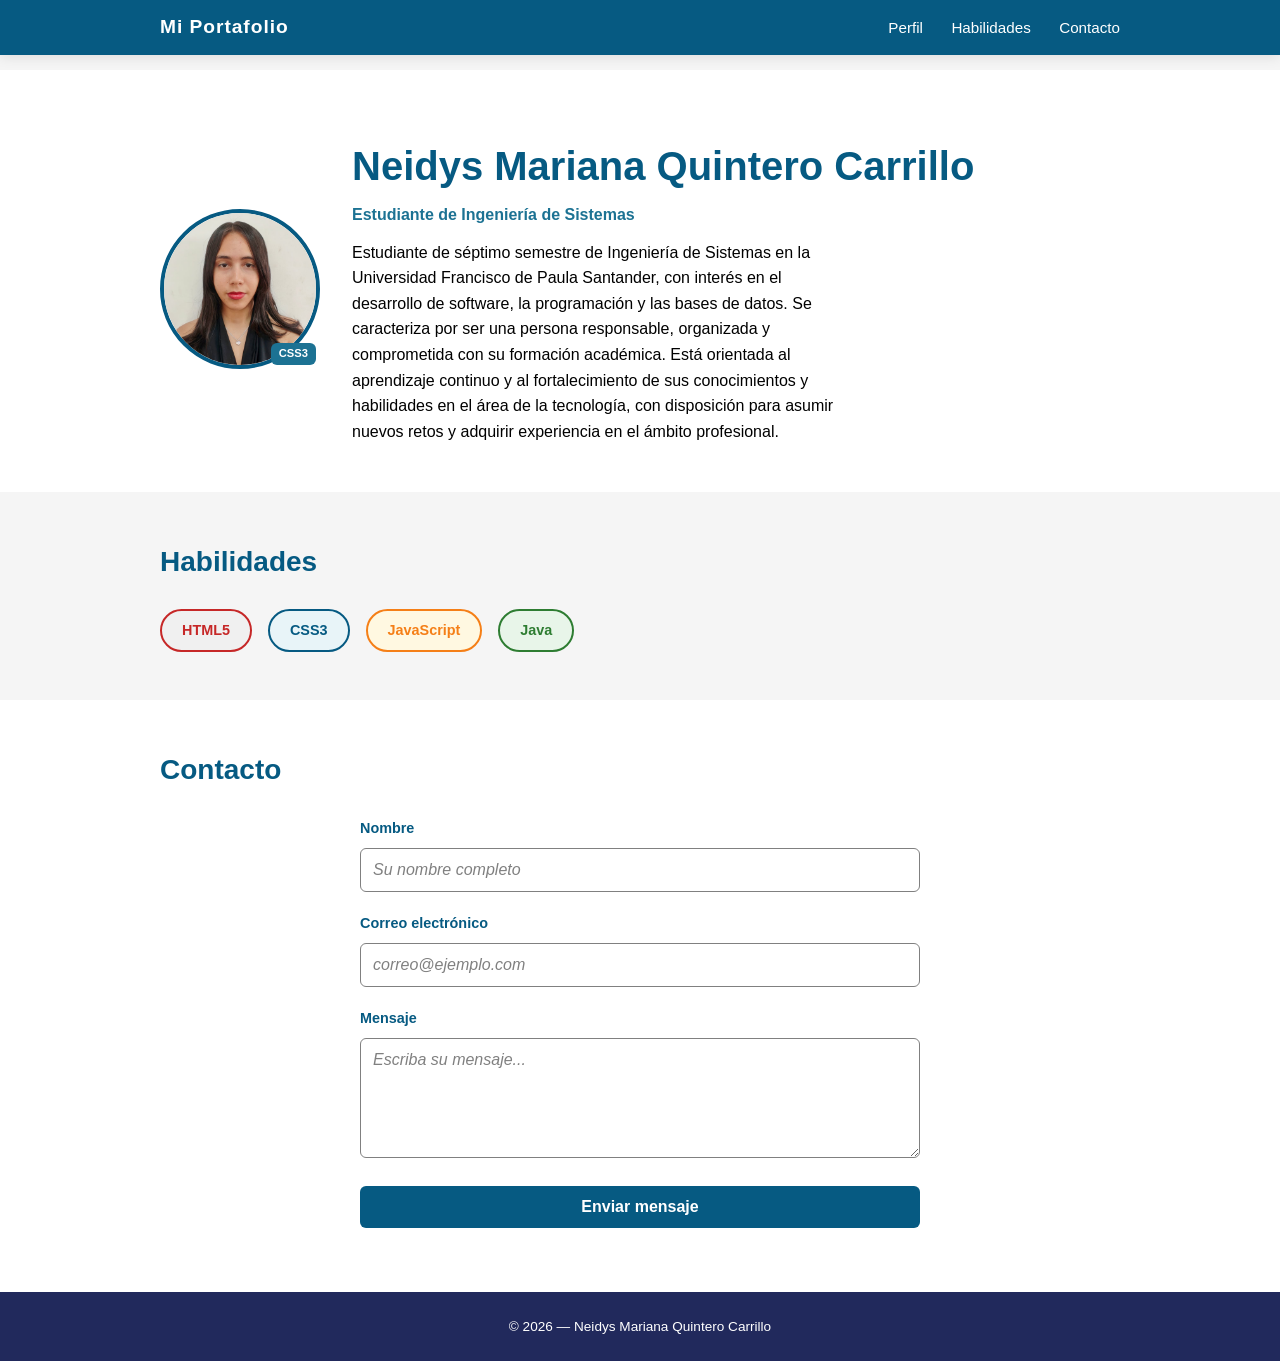
<file: parte-1-perfil-css3/index.html>
<!DOCTYPE html>
<html lang="es">
<head>
  <meta charset="UTF-8">
  <meta name="viewport" content="width=device-width, initial-scale=1.0">
  <title>Perfil — Neidys Mariana Quintero Carrillo</title>
  <link rel="stylesheet" href="css/estilos.css">
</head>
<body>
  <header class="site-header">
    <div class="header-inner">
      <span class="logo">Mi Portafolio</span>
      <nav class="main-nav">
        <a href="#perfil">Perfil</a>
        <a href="#habilidades">Habilidades</a>
        <a href="#contacto">Contacto</a>
      </nav>
    </div>
  </header>

  <main>
    <section id="perfil" class="profile-section">
      <div class="profile-card">
        <div class="avatar-wrapper">
          <img src="img/perfil.jpeg" alt="Foto de perfil" class="avatar">
          <span class="badge">CSS3</span>
        </div>
        <div class="profile-info">
          <h1 class="profile-name">Neidys Mariana Quintero Carrillo</h1>
          <p class="profile-title">Estudiante de Ingeniería de Sistemas</p>
          <p class="profile-bio"> Estudiante de séptimo semestre de Ingeniería de Sistemas en la Universidad Francisco de Paula Santander, con interés en el desarrollo de software, la programación y las bases de datos. Se caracteriza por ser una persona responsable, organizada y comprometida con su formación académica. Está orientada al aprendizaje continuo y al fortalecimiento de sus conocimientos y habilidades en el área de la tecnología, con disposición para asumir nuevos retos y adquirir experiencia en el ámbito profesional.</p>
        </div>
      </div>
    </section>

    <section id="habilidades" class="skills-section">
      <h2 class="section-title">Habilidades</h2>
      <ul class="skills-list">
        <li class="skill-item skill-item--html">HTML5</li>
        <li class="skill-item skill-item--css">CSS3</li>
        <li class="skill-item skill-item--js">JavaScript</li>
        <li class="skill-item skill-item--java">Java</li>
      </ul>
    </section>

    <section id="contacto" class="contact-section">
      <h2 class="section-title">Contacto</h2>
      <form class="contact-form" novalidate>
        <div class="form-group">
          <label for="nombre">Nombre</label>
          <input type="text" id="nombre" name="nombre" placeholder="Su nombre completo" required>
        </div>
        <div class="form-group">
          <label for="email">Correo electrónico</label>
          <input type="email" id="email" name="email" placeholder="correo@ejemplo.com" required>
        </div>
        <div class="form-group">
          <label for="mensaje">Mensaje</label>
          <textarea id="mensaje" name="mensaje" rows="5" placeholder="Escriba su mensaje..." required></textarea>
        </div>
        <button type="submit" class="btn-primary">Enviar mensaje</button>
      </form>
    </section>
  </main>

  <footer class="site-footer">
    <p>&copy; 2026 — Neidys Mariana Quintero Carrillo</p>
  </footer>
</body>
</html>
</file>
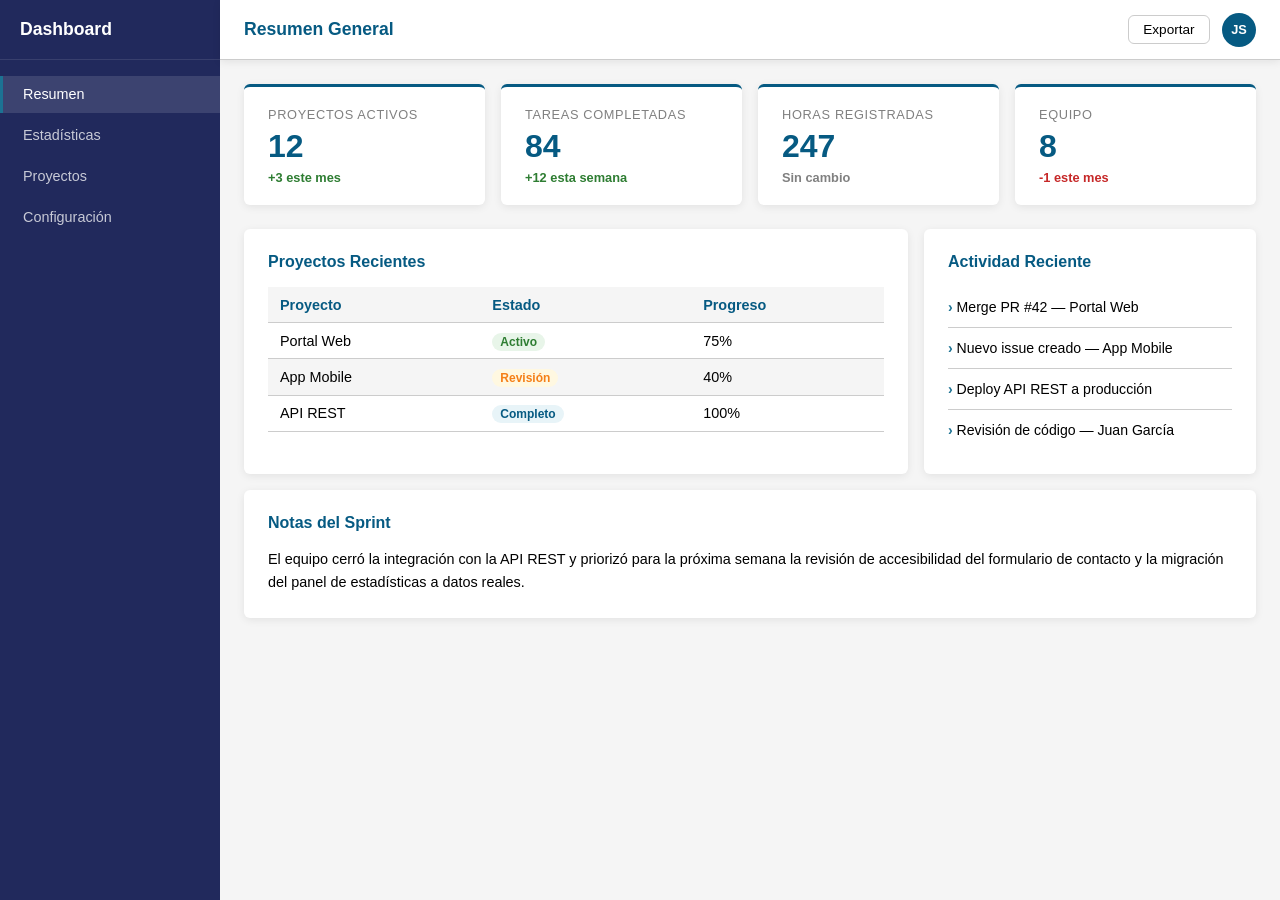
<file: parte-2-dashboard-grid/index.html>
<!DOCTYPE html>
<html lang="es">
<head>
  <meta charset="UTF-8">
  <meta name="viewport" content="width=device-width, initial-scale=1.0">
  <title>Dashboard CSS3</title>
  <link rel="stylesheet" href="css/dashboard.css">
</head>
<body>
  <div class="app-layout">

    <aside class="sidebar">
      <div class="sidebar__brand">Dashboard</div>
      <nav class="sidebar__nav">
        <a href="#" class="nav-link nav-link--active">Resumen</a>
        <a href="#" class="nav-link">Estadísticas</a>
        <a href="#" class="nav-link">Proyectos</a>
        <a href="#" class="nav-link">Configuración</a>
      </nav>
    </aside>

    <header class="topbar">
      <h1 class="topbar__title">Resumen General</h1>
      <div class="topbar__actions">
        <button class="btn-icon">Exportar</button>
        <div class="avatar-mini">JS</div>
      </div>
    </header>

    <main class="dashboard-main">

      <!-- Fila 1: Stats cards -->
      <section class="stats-row">
        <div class="stat-card">
          <span class="stat-card__label">Proyectos Activos</span>
          <span class="stat-card__value">12</span>
          <span class="stat-card__trend trend--up">+3 este mes</span>
        </div>
        <div class="stat-card">
          <span class="stat-card__label">Tareas Completadas</span>
          <span class="stat-card__value">84</span>
          <span class="stat-card__trend trend--up">+12 esta semana</span>
        </div>
        <div class="stat-card">
          <span class="stat-card__label">Horas Registradas</span>
          <span class="stat-card__value">247</span>
          <span class="stat-card__trend trend--neutral">Sin cambio</span>
        </div>
        <div class="stat-card">
          <span class="stat-card__label">Equipo</span>
          <span class="stat-card__value">8</span>
          <span class="stat-card__trend trend--down">-1 este mes</span>
        </div>
      </section>

      <!-- Fila 2: Panel principal + panel lateral -->
      <section class="content-row">
        <div class="card card--main">
          <h2 class="card__title">Proyectos Recientes</h2>
          <table class="project-table">
            <thead><tr><th>Proyecto</th><th>Estado</th><th>Progreso</th></tr></thead>
            <tbody>
              <tr><td>Portal Web</td><td><span class="badge badge--active">Activo</span></td><td>75%</td></tr>
              <tr><td>App Mobile</td><td><span class="badge badge--review">Revisión</span></td><td>40%</td></tr>
              <tr><td>API REST</td><td><span class="badge badge--done">Completo</span></td><td>100%</td></tr>
            </tbody>
          </table>
        </div>
        <div class="card card--side">
          <h2 class="card__title">Actividad Reciente</h2>
          <ul class="activity-list">
            <li class="activity-item">Merge PR #42 — Portal Web</li>
            <li class="activity-item">Nuevo issue creado — App Mobile</li>
            <li class="activity-item">Deploy API REST a producción</li>
            <li class="activity-item">Revisión de código — Juan García</li>
          </ul>
        </div>

        <!-- Tercer panel: ocupa el ancho completo mediante colocación
             explícita de Grid (grid-column), no mediante un area nueva -->
        <div class="card card--notes">
          <h2 class="card__title">Notas del Sprint</h2>
          <p class="notes-text">
            El equipo cerró la integración con la API REST y priorizó para la
            próxima semana la revisión de accesibilidad del formulario de
            contacto y la migración del panel de estadísticas a datos reales.
          </p>
        </div>
      </section>

    </main>
  </div>
</body>
</html>
</file>
<file: parte-1-perfil-css3/css/estilos.css>
/* ── Reset global ── */
*, *::before, *::after { box-sizing: border-box; margin: 0; padding: 0; }

/* ── Variables CSS (Custom Properties) ── */
:root {
  --color-primary   : #065A82;
  --color-secondary : #1C7293;
  --color-dark      : #21295C;
  --color-text      : #000000;
  --color-grey      : #808080;
  --color-highlight : #E8F4F8;
  --color-bg        : #F5F5F5;
  --color-white     : #FFFFFF;
  --font-base       : "Arial", Helvetica, sans-serif;
  --radius          : 6px;
  --shadow          : 0 2px 12px rgba(0,0,0,0.1);
  --color-error: #C62828;

  /* Escala de espaciado — usar SIEMPRE una de estas en vez de un rem suelto */
  --space-3xs : 0.25rem;
  --space-2xs : 0.5rem;
  --space-xs  : 0.75rem;
  --space-sm  : 1rem;
  --space-md  : 1.25rem;
  --space-lg  : 1.5rem;
  --space-xl  : 2rem;
  --space-2xl : 3rem;
  --space-3xl : 4rem;
}
/* ── Estado de validación: Estrategia A ──*/
input:invalid:not(:placeholder-shown) {
  border-color: var(--color-error);
}
/* ── Base documento ── */
html { font-size: 16px; scroll-behavior: smooth; }
body {
  font-family : var(--font-base);
  font-size   : 1rem;
  line-height : 1.6;
  color       : var(--color-text);
  background  : var(--color-bg);
}

/* ── Contenedor centrado ── */
.container { max-width: 960px; width: 90%; margin: 0 auto; }

/* ── Header fijo ── */
.site-header {
  position    : fixed;
  top         : 0;
  left        : 0;
  width       : 100%;
  background  : var(--color-primary);
  z-index     : 100;
  box-shadow  : var(--shadow);
}

.header-inner {
  max-width       : 960px;
  width           : 90%;
  margin          : 0 auto;
  padding         : var(--space-xs) 0;   /* 0.8rem normalizado a --space-xs (0.75rem) */
  display         : flex;        /* se retomará en profundidad en la Parte 2 */
  justify-content : space-between;
  align-items     : center;
}

.logo {
  color       : var(--color-white);
  font-size   : 1.2rem;
  font-weight : 700;
  letter-spacing: 0.05em;
}

.main-nav a {
  color           : var(--color-white);
  text-decoration : none;
  margin-left     : var(--space-lg);
  font-size       : 0.95rem;
  transition      : opacity 0.2s;
}
.main-nav a:hover { opacity: 0.75; }

/* Compensar header fijo: el contenido no queda tapado */
main { padding-top: 70px; }

/* ── Sección perfil ── */
.profile-section {
  padding    : var(--space-3xl) 0 var(--space-2xl);
  background : var(--color-white);
}

.profile-card {
  max-width  : 960px;
  width      : 90%;
  margin     : 0 auto;
  display    : flex;
  gap        : var(--space-xl);     /* 2.5rem normalizado a --space-xl (2rem) */
  align-items: center;
}

/* Contexto de posicionamiento para el badge */
.avatar-wrapper {
  position   : relative;         /* establece contexto de posicionamiento */
  /* Se eligió position: relative en .avatar-wrapper (en vez de aplicar
     absolute directamente sobre .profile-card) para que el contexto de
     posicionamiento del badge quede acotado al avatar mismo: así el badge
     se mueve junto con el avatar si la tarjeta cambia de layout, sin
     depender de la posición de otros elementos hermanos como el texto. */
  flex-shrink: 0;
}

.avatar {
  width         : 160px;
  height        : 160px;
  border-radius : 50%;
  object-fit    : cover;
  border        : 4px solid var(--color-primary);
  display       : block;
}

/* Badge posicionado absolutamente respecto a .avatar-wrapper */
.badge {
  position    : absolute;
  bottom      : 4px;
  right       : 4px;
  background  : var(--color-secondary);
  color       : var(--color-white);
  font-size   : 0.7rem;
  font-weight : 700;
  padding     : 2px 8px;
  border-radius: var(--radius);
}

/* Tipografía fluida: crece entre 1.5rem y 2.5rem según el ancho de viewport.
   Se prefiere clamp() sobre fijar 2rem y ajustar con @media porque evita
   el salto brusco de tamaño en el breakpoint y elimina una regla @media
   completa solo para este valor. */
.profile-name  { font-size: clamp(1.5rem, 1rem + 2vw, 2.5rem); color: var(--color-primary); margin-bottom: var(--space-3xs); }
.profile-title { color: var(--color-secondary); font-weight: 700; margin-bottom: var(--space-xs); }
.profile-bio   { color: var(--color-text); max-width: 55ch; }

.skills-section {
  padding    : var(--space-2xl) 0;
  background : var(--color-bg);
}

/* Selector descendente: .section-title dentro de cualquier sección */
.skills-section .section-title,
.contact-section .section-title {
  font-size     : 1.75rem;
  color         : var(--color-primary);
  margin-bottom : var(--space-lg);
  max-width     : 960px;
  width         : 90%;
  margin-left   : auto;
  margin-right  : auto;
}

.skills-list {
  list-style    : none;
  display       : flex;
  gap           : var(--space-sm);
  flex-wrap     : wrap;
  max-width     : 960px;
  width         : 90%;
  margin        : 0 auto;
}

/* Estilos base para todos los skill items.
   Se eligió el combinador de hijo directo (>) en vez del selector
   descendente (.skills-list .skill-item) a propósito: si en el futuro se
   agrupan skills en sub-listas (por ejemplo, "Frontend" / "Backend"), el
   hijo directo solo afecta a los <li> pegados a .skills-list y no a los de
   esas sub-listas anidadas, mientras que el descendente los afectaría a
   todos por igual. */
.skills-list > .skill-item {       /* selector hijo directo */
  padding       : var(--space-2xs) var(--space-md);
  border-radius : 2rem;
  font-weight   : 700;
  font-size     : 0.9rem;
  cursor        : default;
  transition    : transform 0.15s ease;
}
.skills-list > .skill-item:hover { transform: translateY(-2px); }

/* Modificadores BEM: color por habilidad */
.skill-item--html  { background: #F0F0F0; color: #C62828; border: 2px solid #C62828; }
.skill-item--css   { background: #E8F4F8; color: #065A82; border: 2px solid #065A82; }
.skill-item--js    { background: #FFF8E1; color: #F57F17; border: 2px solid #F57F17; }
.skill-item--java  { background: #E8F5E9; color: #2E7D32; border: 2px solid #2E7D32; }

.contact-section {
  padding    : var(--space-2xl) 0 var(--space-3xl);
  background : var(--color-white);
}

.contact-form {
  max-width : 560px;
  width     : 90%;
  margin    : 0 auto;
}

.form-group { margin-bottom: var(--space-md); }

.form-group label {
  display       : block;
  font-weight   : 700;
  font-size     : 0.9rem;
  color         : var(--color-primary);
  margin-bottom : var(--space-2xs);   /* 0.4rem normalizado a --space-2xs (0.5rem) */
}

/* Selector de atributo: solo inputs de texto y email */
input[type="text"],
input[type="email"],
textarea {
  width           : 100%;
  padding         : var(--space-xs);   /* 0.6rem/0.8rem normalizados a --space-xs (0.75rem) en ambos ejes */
  border          : 1px solid var(--color-grey);
  border-radius   : var(--radius);
  font-family     : inherit;
  font-size       : 1rem;
  color           : var(--color-text);
  background      : var(--color-white);
  transition      : border-color 0.2s, box-shadow 0.2s;
}

/* Pseudo-clase :focus para accesibilidad */
input:focus, textarea:focus {
  outline    : none;
  border-color: var(--color-primary);
  box-shadow : 0 0 0 3px rgba(6, 90, 130, 0.2);
}

/* Pseudo-elemento ::placeholder */
::placeholder { color: var(--color-grey); font-style: italic; }

textarea { resize: vertical; min-height: 120px; }

.btn-primary {
  display         : block;
  width           : 100%;
  padding         : var(--space-xs);
  background      : var(--color-primary);
  color           : var(--color-white);
  border          : none;
  border-radius   : var(--radius);
  font-size       : 1rem;
  font-weight     : 700;
  cursor          : pointer;
  transition      : background-color 0.2s, transform 0.1s;
}
.btn-primary:hover  { background: var(--color-secondary); }
.btn-primary:active { transform: scale(0.98); }

.site-footer {
  text-align : center;
  padding    : var(--space-lg);
  background : var(--color-dark);
  color      : var(--color-white);
  font-size  : 0.85rem;
}
</file>
<file: parte-2-dashboard-grid/css/dashboard.css>
/* ── Reset y variables ── */
*, *::before, *::after { box-sizing: border-box; margin: 0; padding: 0; }
:root {
  --sidebar-w  : 220px;
  --topbar-h   : 60px;
  --primary    : #065A82;
  --secondary  : #1C7293;
  --dark       : #21295C;
  --bg         : #F5F5F5;
  --white      : #FFFFFF;
  --text       : #000000;
  --grey       : #808080;
  --border     : #CCCCCC;
  --radius     : 6px;
  --shadow     : 0 2px 8px rgba(0,0,0,0.08);
}
html, body { height: 100%; font-family: Arial, Helvetica, sans-serif; }
body { background: var(--bg); color: var(--text); font-size: 16px; }

/* ── Grid principal de la aplicación ── */
.app-layout {
  display              : grid;
  min-height           : 100vh;
  grid-template-columns: var(--sidebar-w) 1fr;
  grid-template-rows   : var(--topbar-h) 1fr;
  grid-template-areas  :
    "sidebar topbar"
    "sidebar main";
}

.sidebar         { grid-area: sidebar; }
.topbar          { grid-area: topbar;  }
.dashboard-main  { grid-area: main;    }

.sidebar {
  background     : var(--dark);
  display        : flex;
  flex-direction : column;
  padding        : 0;
  overflow-y     : auto;
}

.sidebar__brand {
  padding     : 0 1.25rem;
  height      : var(--topbar-h);
  display     : flex;
  align-items : center;
  font-size   : 1.1rem;
  font-weight : 700;
  color       : var(--white);
  border-bottom: 1px solid rgba(255,255,255,0.1);
  flex-shrink : 0;
}

.sidebar__nav {
  display        : flex;
  flex-direction : column;
  padding        : 1rem 0;
  gap            : 0.25rem;
}

.nav-link {
  display         : block;
  padding         : 0.65rem 1.25rem;
  color           : rgba(255,255,255,0.75);
  text-decoration : none;
  font-size       : 0.9rem;
  transition      : background 0.15s, color 0.15s;
  border-left     : 3px solid transparent;
}
.nav-link:hover        { background: rgba(255,255,255,0.08); color: var(--white); }
.nav-link--active      { background: rgba(255,255,255,0.12); color: var(--white); border-left-color: var(--secondary); }

.topbar {
  background      : var(--white);
  border-bottom   : 1px solid var(--border);
  display         : flex;
  align-items     : center;
  justify-content : space-between;
  padding         : 0 1.5rem;
  box-shadow      : var(--shadow);
}

.topbar__title { font-size: 1.1rem; font-weight: 700; color: var(--primary); }

.topbar__actions {
  display     : flex;
  align-items : center;
  gap         : 0.75rem;
}

.btn-icon {
  padding         : 0.4rem 0.9rem;
  border          : 1px solid var(--border);
  border-radius   : var(--radius);
  background      : var(--white);
  cursor          : pointer;
  font-size       : 0.85rem;
  transition      : background 0.15s;
}
.btn-icon:hover { background: var(--bg); }

.avatar-mini {
  width           : 34px;
  height          : 34px;
  border-radius   : 50%;
  background      : var(--primary);
  color           : var(--white);
  display         : flex;
  align-items     : center;
  justify-content : center;
  font-size       : 0.8rem;
  font-weight     : 700;
}

.dashboard-main {
  padding    : 1.5rem;
  overflow-y : auto;
}

/* Grid responsivo: 4 cols en escritorio, menos en pantallas más pequeñas */
.stats-row {
  display               : grid;
  grid-template-columns : repeat(auto-fill, minmax(200px, 1fr));
  gap                   : 1rem;
  margin-bottom         : 1.5rem;
}

.stat-card {
  background    : var(--white);
  border-radius : var(--radius);
  padding       : 1.25rem 1.5rem;
  box-shadow    : var(--shadow);
  display       : flex;
  flex-direction: column;
  gap           : 0.5rem;
  border-top    : 3px solid var(--primary);
}

.stat-card__label { font-size: 0.8rem; color: var(--grey); text-transform: uppercase; letter-spacing: 0.05em; }
.stat-card__value { font-size: 2rem; font-weight: 700; color: var(--primary); line-height: 1; }
.stat-card__trend { font-size: 0.8rem; font-weight: 700; }
.trend--up      { color: #2E7D32; }
.trend--down    { color: #C62828; }
.trend--neutral { color: var(--grey); }

.content-row {
  display               : grid;
  grid-template-columns : 2fr 1fr;
  gap                   : 1rem;
}

.card {
  background    : var(--white);
  border-radius : var(--radius);
  padding       : 1.5rem;
  box-shadow    : var(--shadow);
}
.card__title { font-size: 1rem; font-weight: 700; color: var(--primary); margin-bottom: 1rem; }

/* Colocación explícita: de la línea 1 a la línea -1 (la última línea del
   grid, sea cual sea el número de columnas) → ocupa TODAS las columnas de
   .content-row en lugar de caer en una sola celda por auto-placement. Al
   ocupar todas las columnas, el navegador coloca la tarjeta automáticamente
   en la fila siguiente, debajo de .card--main y .card--side, sin necesidad
   de declarar grid-row. Se usa -1 en vez de un número fijo (por ejemplo,
   1 / 3) a propósito: en el Paso 7, .content-row pasa a una sola columna en
   el breakpoint elegido, y 1 / -1 sigue ocupando el ancho completo sin
   crear una columna implícita adicional que provocaría scroll horizontal. */
.card--notes { grid-column: 1 / -1; }
.notes-text  { font-size: 0.9rem; color: var(--text); line-height: 1.6; }

/* Tabla de proyectos */
.project-table { width: 100%; border-collapse: collapse; font-size: 0.9rem; }
.project-table th, .project-table td { padding: 0.6rem 0.75rem; text-align: left; border-bottom: 1px solid var(--border); }
.project-table thead th { font-weight: 700; color: var(--primary); background: var(--bg); }
/* Franjas zebra con :nth-child — declarada antes de :hover para que el
   hover, con la misma especificidad pero declarado después, siga ganando
   sobre cualquier fila, sea par o impar */
.project-table tbody tr:nth-child(even) { background: var(--bg); }
.project-table tbody tr:hover { background: #F0F7FA; }

/* Badges de estado */
.badge { padding: 2px 8px; border-radius: 2rem; font-size: 0.75rem; font-weight: 700; }
.badge--active { background: #E8F5E9; color: #2E7D32; }
.badge--review { background: #FFF8E1; color: #F57F17; }
.badge--done   { background: #E8F4F8; color: #065A82; }

/* Lista de actividad */
.activity-list { list-style: none; display: flex; flex-direction: column; gap: 0; }
.activity-item {
  padding     : 0.75rem 0;
  border-bottom: 1px solid var(--border);
  font-size   : 0.88rem;
  color       : var(--text);
}
.activity-item:last-child { border-bottom: none; }
.activity-item::before { content: "› "; color: var(--secondary); font-weight: 700; }

@media (max-width: 700px) {
  .app-layout {
    grid-template-columns: 1fr;
    grid-template-areas:
      "topbar"
      "sidebar"
      "main";
  }

  .sidebar {
    flex-direction: row;
    overflow-x: auto;
  }

  .sidebar__nav {
    flex-direction: row;
  }

  .content-row {
    grid-template-columns: 1fr; /* el panel principal y el lateral se apilan */
  }
}
</file>
